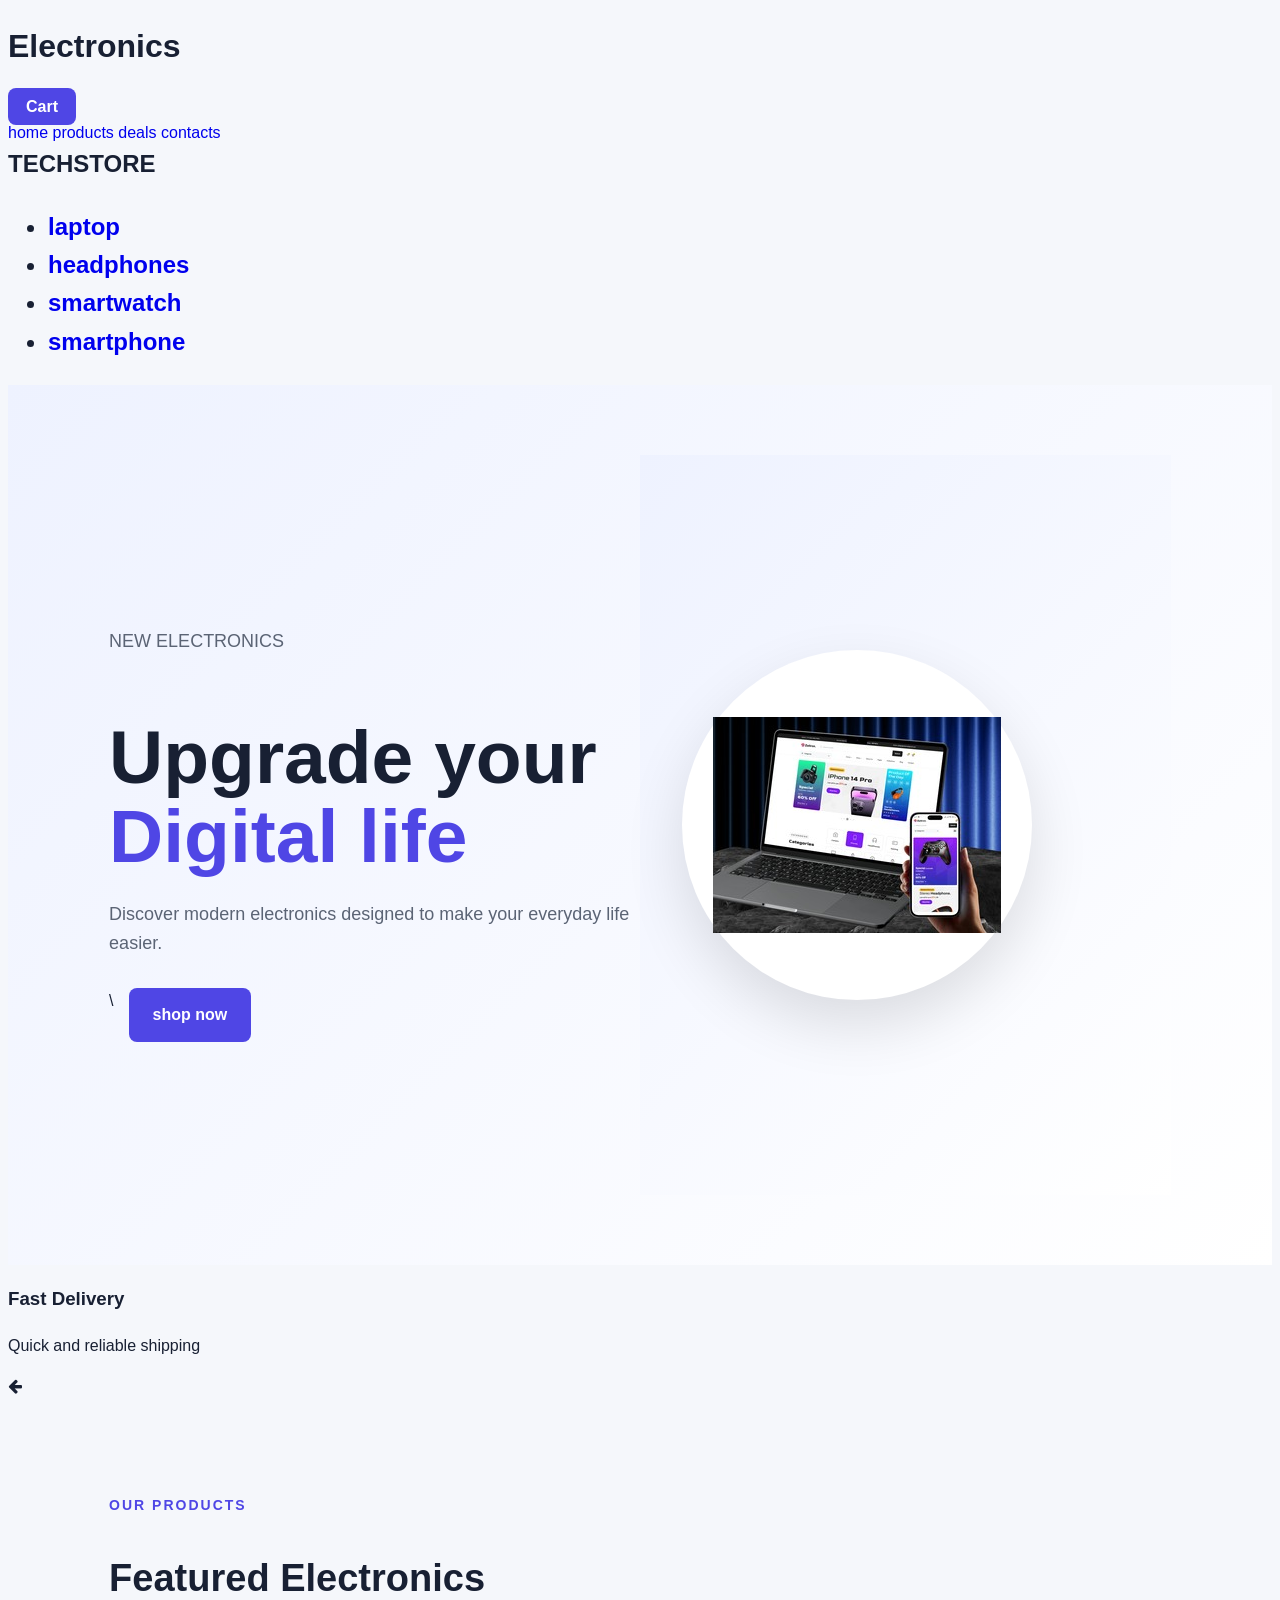
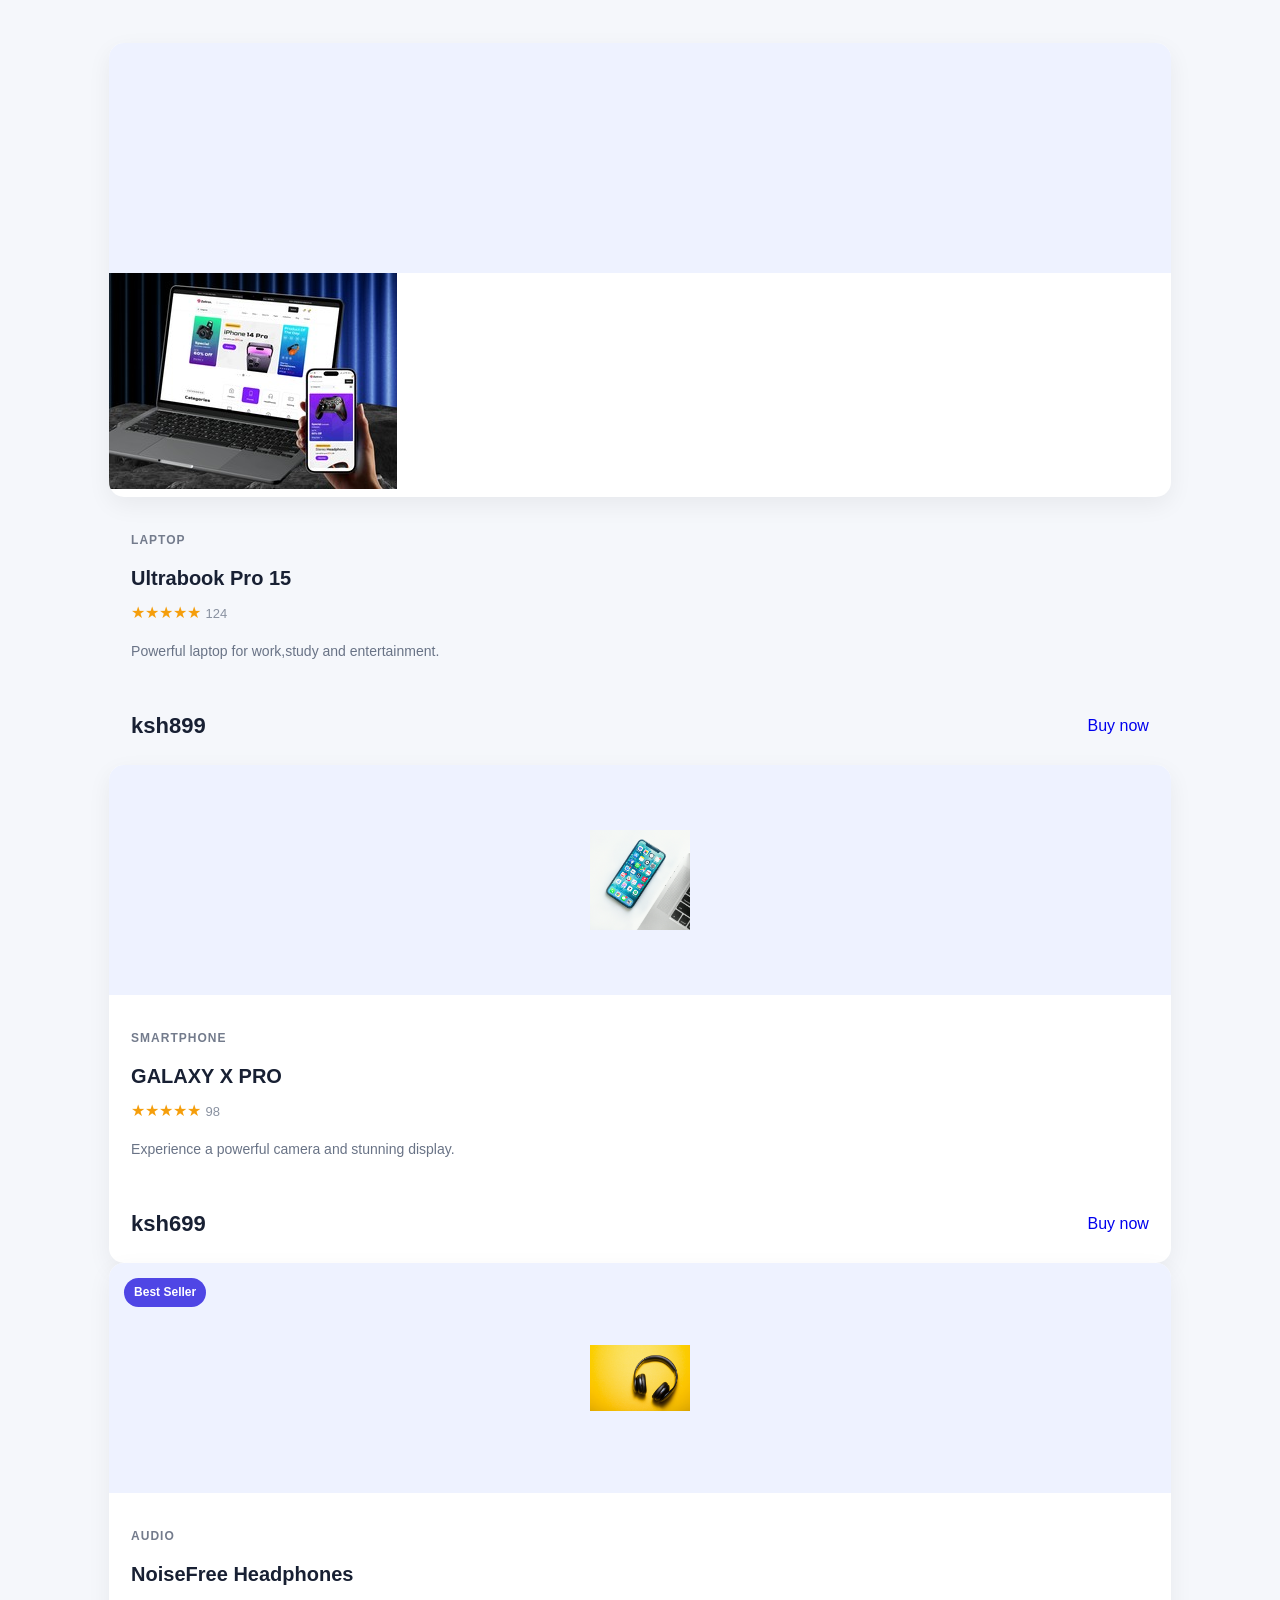
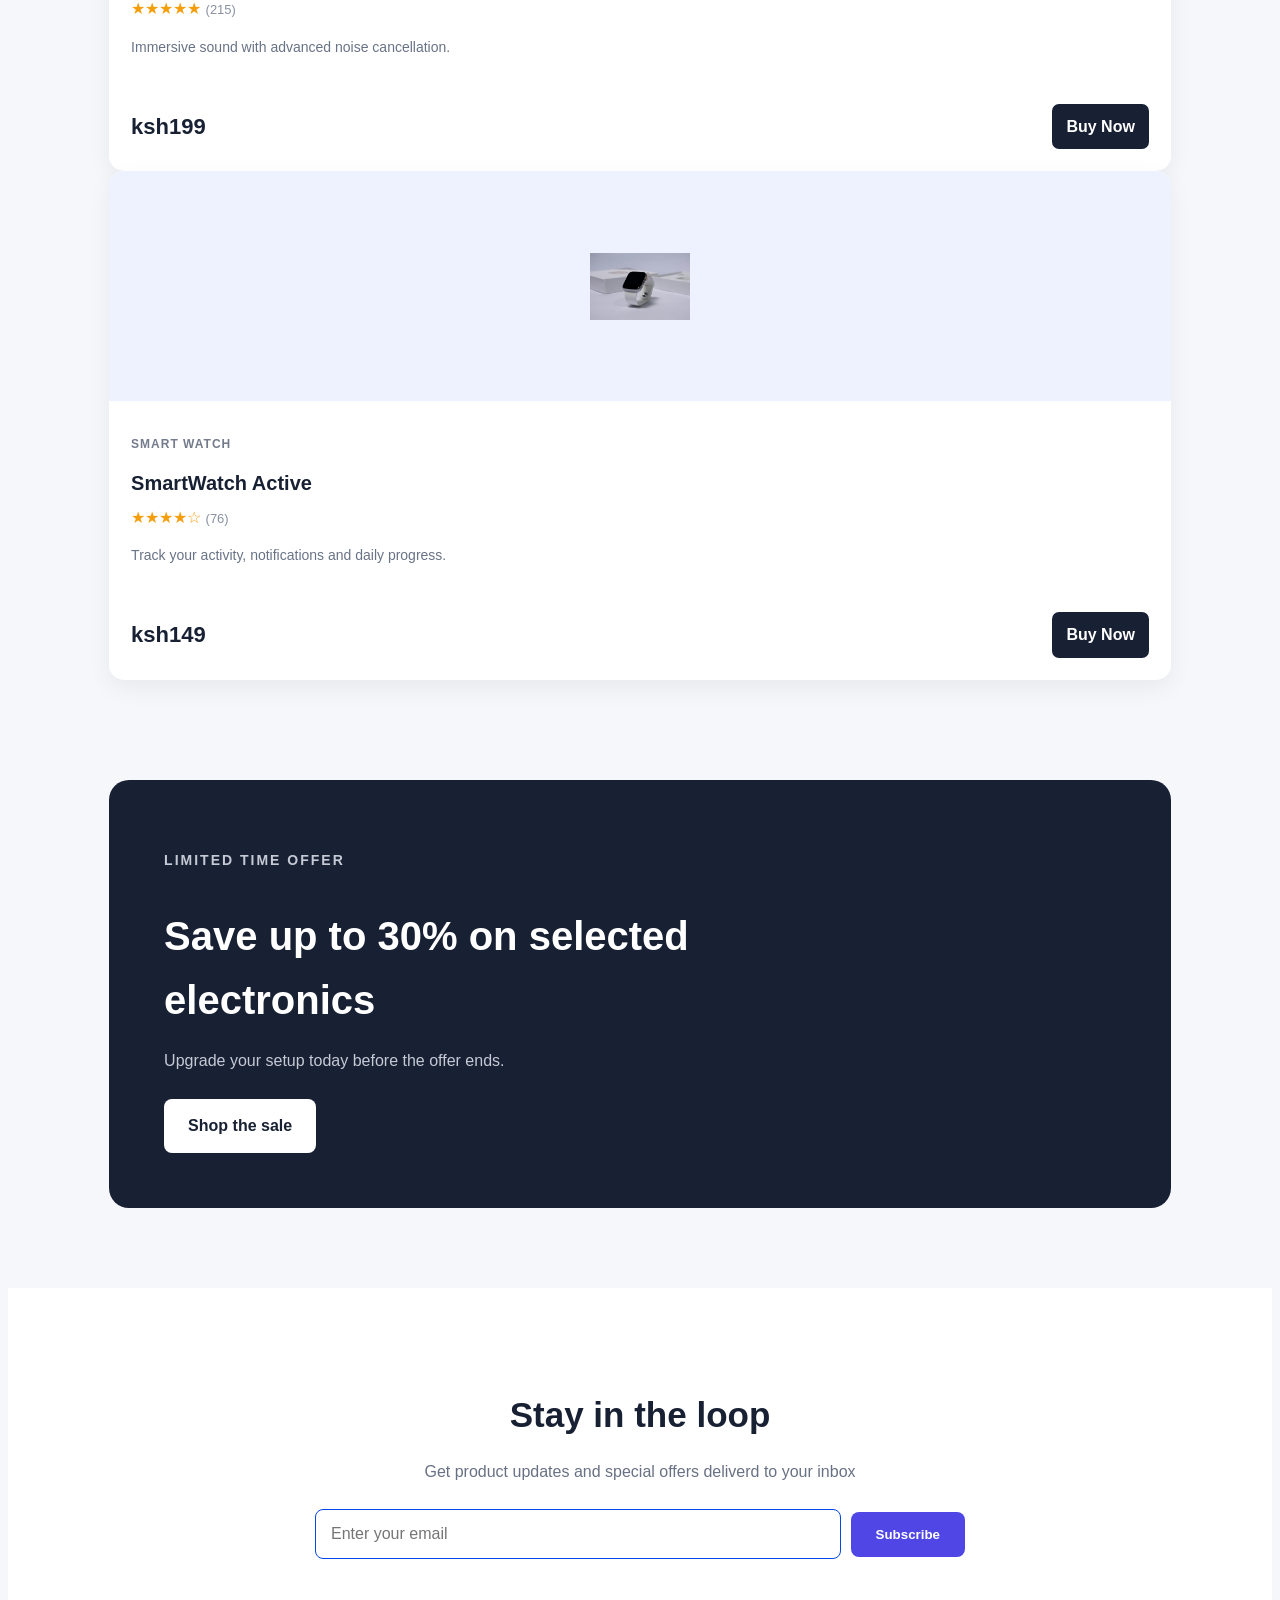
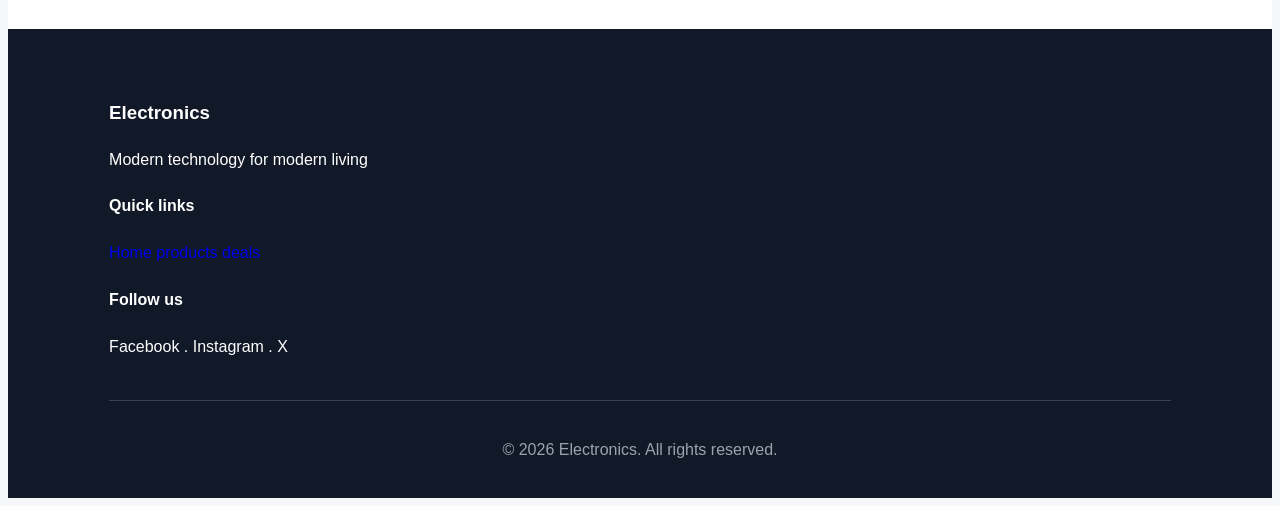
<file: index.html>
<!DOCTYPE html>
<html lang="en">

<head>
    
        
<link rel="stylesheet" href="style.css">
<link rel="stylesheet" href="https://cdnjs.cloudflare.com/ajax/libs/font-awesome/4.7.0/css/font-awesome.min.css">
</head>

<body>
    <h1>
        Electronics
    </h1>
        <a href="#products" class="cart-button">Cart</a>
        <nav>
            <a href="#home">home</a>
            <a href="#products">products</a>
            <a href="#deals">deals</a>
            <a href="#contacts">contacts</a>
        </nav>

        

        <nav>
        <div class="logo">
            TECHSTORE
         <ul>
            <li><a href="laptop.html">laptop</a></li>
            <li><a href="headphones.html">headphones</a></li>
            <li><a href="smartwatch.html">smartwatch</a></li>
            <li><a href="smartphone.html">smartphone</a></li>
         </ul>
    </nav>

    

 <main>
        <section class="hero" id="home">

            <div class="hero-content">

                <p>
                    NEW ELECTRONICS
                </p>

                <H1>
                    Upgrade your
                    <span>Digital life</span>
                </H1>

                <p>
                    Discover modern electronics designed to make
                    your everyday life easier.
                </p>

                <div class="hero-buttons">
                    \<a href="#products" class="primary-button">
                        shop now
                    </a>

                </div>
            </div>

            <div class="hero product">

                <div class="product-circle">
                    <img src="laptop.jpeg" alt="laptop">
                </div>

            </div>

        </section>

    

        <section class="BENEFITS">

            <div class="BENEFITS">

                <div>
                    <h3>Fast Delivery</h3>
                    <p>Quick and reliable shipping</p>
                </div>

            </div>

            <div class="BENEFITS">
                
                <i class="fa fa-arrow-left" aria-hidden="true"></i>



        </section>

    
        <section class="products-section" id="products">

            <div class="section-heading">

                <div>

                    <p class="small-heading">
                        OUR PRODUCTS
                    </p>

                    <h2>
                        Featured Electronics
                    </h2>

                </div>
            </div>

            <div class="product grid">

    
                <article class="product-card">
                    <div class="product-image"></div>

                     <img src="laptop.jpeg" alt="laptop">

            </div>

            <div class="product-info">

                <p class="category">
                    LAPTOP
                </p>

                <h3>
                    Ultrabook Pro 15
                </h3>

                <div class="rating">
                    ★★★★★
                    <span>124</span>
                </div>

                <p class="description">
                    Powerful laptop for work,study
                    and entertainment.
                </p>

                <div class="product-bottom">

                    <strong>
                        ksh899
                    </strong>

                    <a href="#contact" class="add button">
                        Buy now

                    </a>


                </div>

            </div>

            <article class="product-card">

                <div class="product-image">

                    <img src="smartphone.jpg" 
                    alt="smartphone">

            
                </div>

                <div class="product-info">

                    <p class="category">
                        SMARTPHONE
                    </p>

                    <h3>
                        GALAXY X PRO
                    </h3>


                    <div class="rating">

                        ★★★★★

                        <span>
                            98
                        </span>

                    </div>

                    <p class="description">
                        Experience a powerful camera
                        and stunning display.
                    </p>

                    <div class="product-bottom">
                        <strong>
                            ksh699
                        </strong>

                        <a href="#contact" class="add button">
                            Buy now
                        </a>

                    </div>

                </div>

            </article>

            <article class="product-card">

                <div class="product-image"> 
                    
                    <img src="headphones.jpg" alt="headphones">

                    <span class="badge"> 
                        Best Seller 
                    </span>

                </div>

                <div class="product-info">

                    <p class="category"> 
                        AUDIO 
                    </p>

                    <h3> 
                        NoiseFree Headphones 
                    </h3>

                    <div class="rating"> 
                        ★★★★★ 
                        <span>(215)</span>
                     </div>

                    <p class="description"> Immersive sound with advanced
                         noise cancellation. 
                     </p>

               <div class="product-bottom">

                <strong>
                 ksh199  
               </strong>

                <a href="#contact" class="add-button"> 
                     Buy Now
               </a> 

                    </div>

                </div>

            </article> 

            <article class="product-card">

                <div class="product-image"> 

                     <img src="smartwatch.jpg" alt="smartwatch">

                </div>

                <div class="product-info">

                    <p class="category"> 
                        SMART WATCH 
                    </p>

                    <h3> 
                        SmartWatch Active 
                    </h3>

                    <div class="rating">
                         
                        ★★★★☆

                        <span>
                            (76)
                        </span>

                    </div>

                    <p class="description"> 
                        Track your activity, notifications and daily progress. 
                    </p>

                    <div class="product-bottom"> 

                        <strong> 
                            ksh149 
                        </strong> 

                        <a href="#contact" class="add-button"> 
                            Buy Now
                        </a> 

                    </div>

                </div>

            </article>

            </div>

        </section>

        
        

        <section class="deal" id="deals">
                                         
        <div>

        <p class="small-heading">

            LIMITED TIME OFFER 

        </p> 

        <h2> 
            Save up to 30% on selected electronics 
        </h2> 
        <p> 

            Upgrade your setup today before the offer ends.

        </p>

        <a href="#products" class="primary-button">
            Shop the sale
        </a>

        </div>

           <div class="deal-icon">
             
            </div>

       </section>

            

             <section class="newsletter" id="contact">

             <h2>

                Stay in the loop

             </h2>

             <p>

                Get product updates and special offers
                 deliverd to your inbox

             </p>

             <form>

                   <label for="email">
                     
                    Email Address

                   </label>

                   <input 

                   type="email"

                   id="email"

                   name="email"

                   placeholder="Enter your email"

                   required

                   >

                   <button type="submit">

                    Subscribe

                </button>

           </form>

    </section>

  </main>

            

            <footer>

                <div class="footer-content">

                </div>

                <h3>

                    Electronics

                </h3>

                <p>

                 Modern technology for modern living

                </p>

            </div>

            <div>

                <h4>

                    Quick links

                </h4>

                <a href="#Home">

                    Home

                </a>
                 
                <a href="#products">

                    products

                </a>
                 
                <a href="#Deals">

                    deals

                </a>

            </div>

            <div>

            <h4>

                Follow us

            </h4>

            <p>

             Facebook . Instagram . X

            </p>

       </div>

   </div>
       <div class="copyright">
             <p> 

    © 2026 Electronics. All rights reserved.

            </p>
   </div>

 </footer>

</body>

</html>
</file>
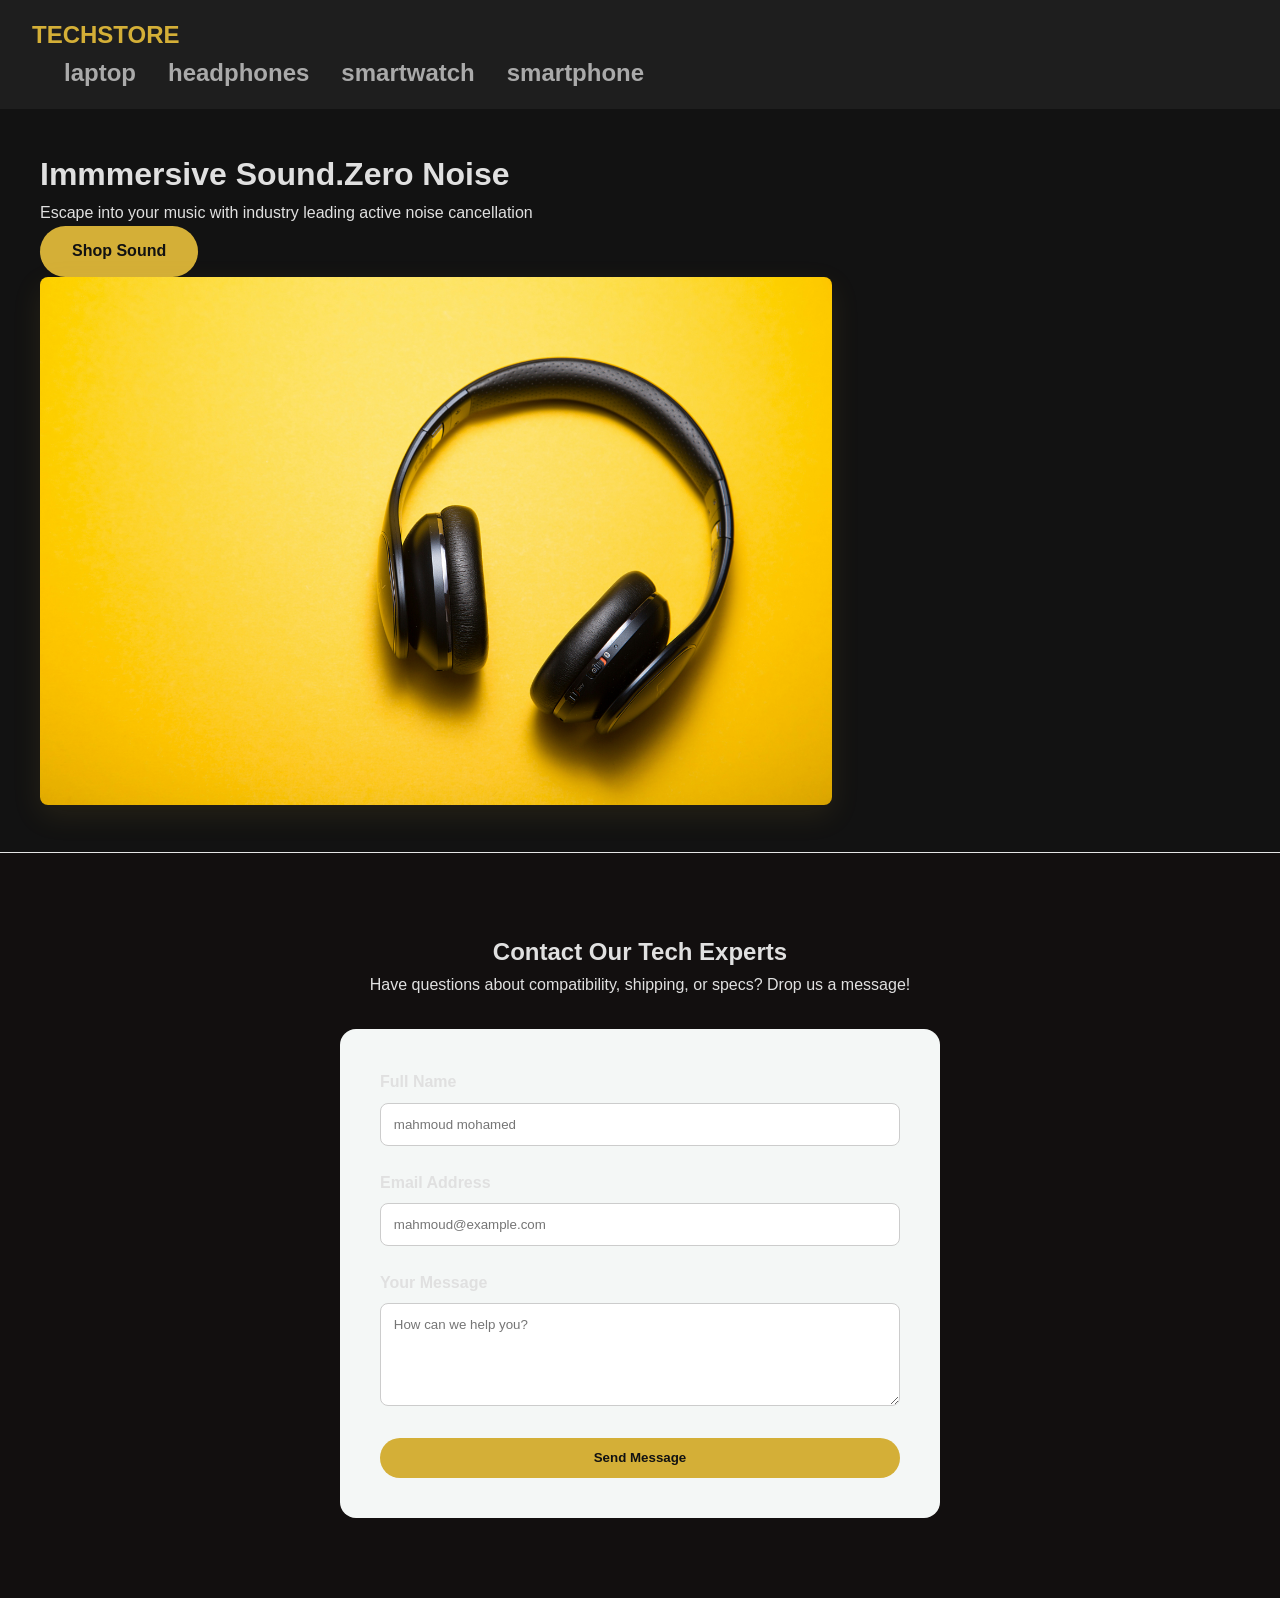
<file: headphones.html>
<!DOCTYPE html>
<html lang="en">
<head>
    <meta charset="UTF-8">
    <meta name="viewport" content="width=device-width, initial-scale=1.0">
    <title>TECHSTORE headphones</title>
    <link rel="stylesheet" href="headphones.css">
</head>
<body>
    <nav>
        <div class="logo">
            TECHSTORE
         <ul>
            <li><a href="laptop.html">laptop</a></li>
            <li><a href="headphones.html">headphones</a></li>
            <li><a href="smartwatch.html">smartwatch</a></li>
            <li><a href="smartphone.html">smartphone</a></li>
         </ul>
    </nav>
    <main class="hero">
        <div>
            <h1>Immmersive Sound.Zero Noise</h1>
            <p>Escape into your music with industry leading active noise cancellation</p>
            <a href="#" class="btn">Shop Sound</a>
            <div class="hero-image"> 
            <img src="headphones.jpg" alt="headphones">
        </div>
        
    </div><br>

              </main>

    
         <section class="contact-section">
            <div class="contact-container">
                <h2>Contact Our Tech Experts</h2>
                <p>Have questions about compatibility, shipping, or specs? Drop us a message!</p>

                <form class="contact-form">
                    <div class="form-group">
                        <label for="name">Full Name</label>
                        <input type="text" id="name" name="name" placeholder="mahmoud mohamed" required>
                    </div>

                    <div class="form-group">
                        <label for="email">Email Address</label>
                        <input type="email" id="email" name="_replyto" placeholder="mahmoud@example.com" required>
                    </div>

                    <div class="form-group">
                        <label for="message">Your Message</label>
                        <textarea id="message" name="message" rows="5" placeholder="How can we help you?"
                            required></textarea>
                    </div>

                    <button type="submit" class="btn submit-btn">Send Message</button>
                </form>
            </div>
        </section>


    
</body>
</html>
</file>
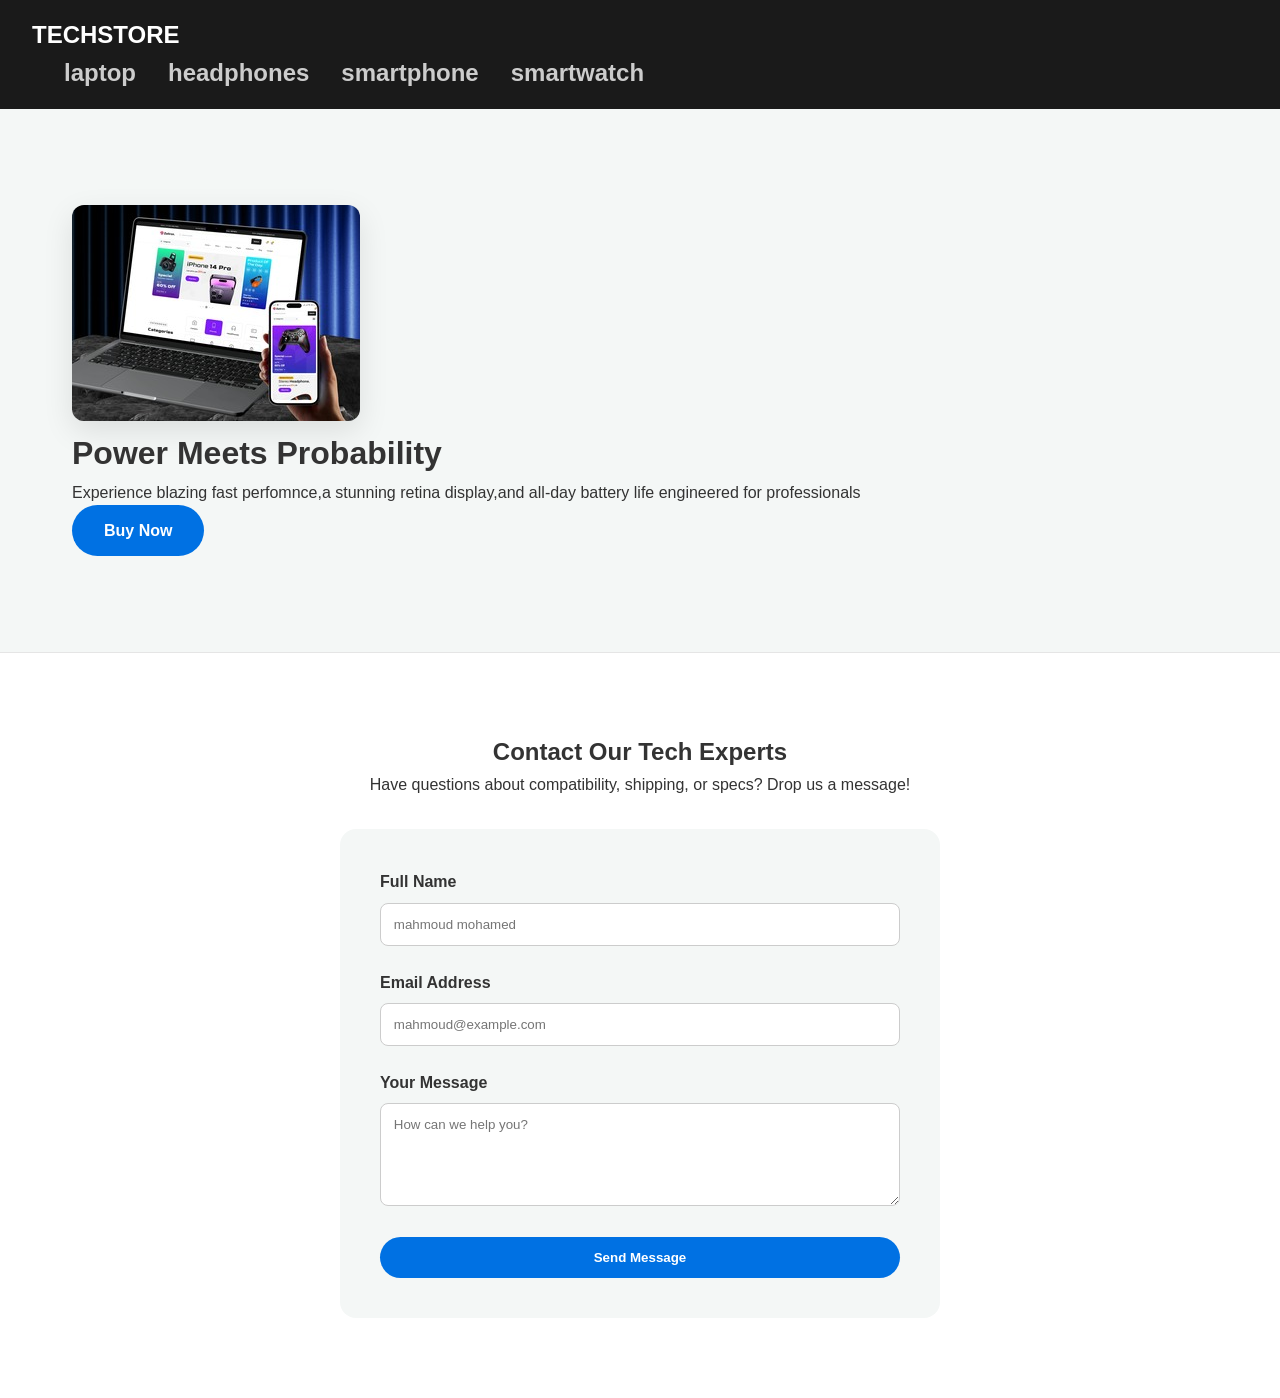
<file: laptop.html>
<!DOCTYPE html>
<html lang="en">

<head>
    <meta charset="UTF-8">
    <meta name="viewport" content="width=device-width, initial-scale=1.0">
    <title>TECHSTORE pro-laptop</title>
    <link rel="stylesheet" href="laptop.css">
</head>

<body>
    <nav>
        <div class="logo">
            TECHSTORE
            <ul>
                <li><a href="laptop.html" class="Active">laptop</a></li>
                <li><a href="headphones.html">headphones</a></li>
                <li><a href="smartphone.html">smartphone</a></li>
                <li><a href="smartwatch.html">smartwatch</a></li>
            </ul>
    </nav>
    <main class="hero">
        <div>
             <div class="hero-image">
            <img src="laptop.jpeg" alt="laptop">
            <h1>
                Power Meets Probability
            </h1>
            <p>Experience blazing fast perfomnce,a stunning
                retina display,and all-day battery life engineered for professionals
            </p>
            <a href="#" class="btn">Buy Now</a>

      </div>
       

        </div>
   
            </main>

        <section class="contact-section">
            <div class="contact-container">
                <h2>Contact Our Tech Experts</h2>
                <p>Have questions about compatibility, shipping, or specs? Drop us a message!</p>

                <form class="contact-form">
                    <div class="form-group">
                        <label for="name">Full Name</label>
                        <input type="text" id="name" name="name" placeholder="mahmoud mohamed" required>
                    </div>

                    <div class="form-group">
                        <label for="email">Email Address</label>
                        <input type="email" id="email" name="_replyto" placeholder="mahmoud@example.com" required>
                    </div>

                    <div class="form-group">
                        <label for="message">Your Message</label>
                        <textarea id="message" name="message" rows="5" placeholder="How can we help you?"
                            required></textarea>
                    </div>

                    <button type="submit" class="btn submit-btn">Send Message</button>
                </form>
            </div>
        </section>

    

</body>

</html>
</file>
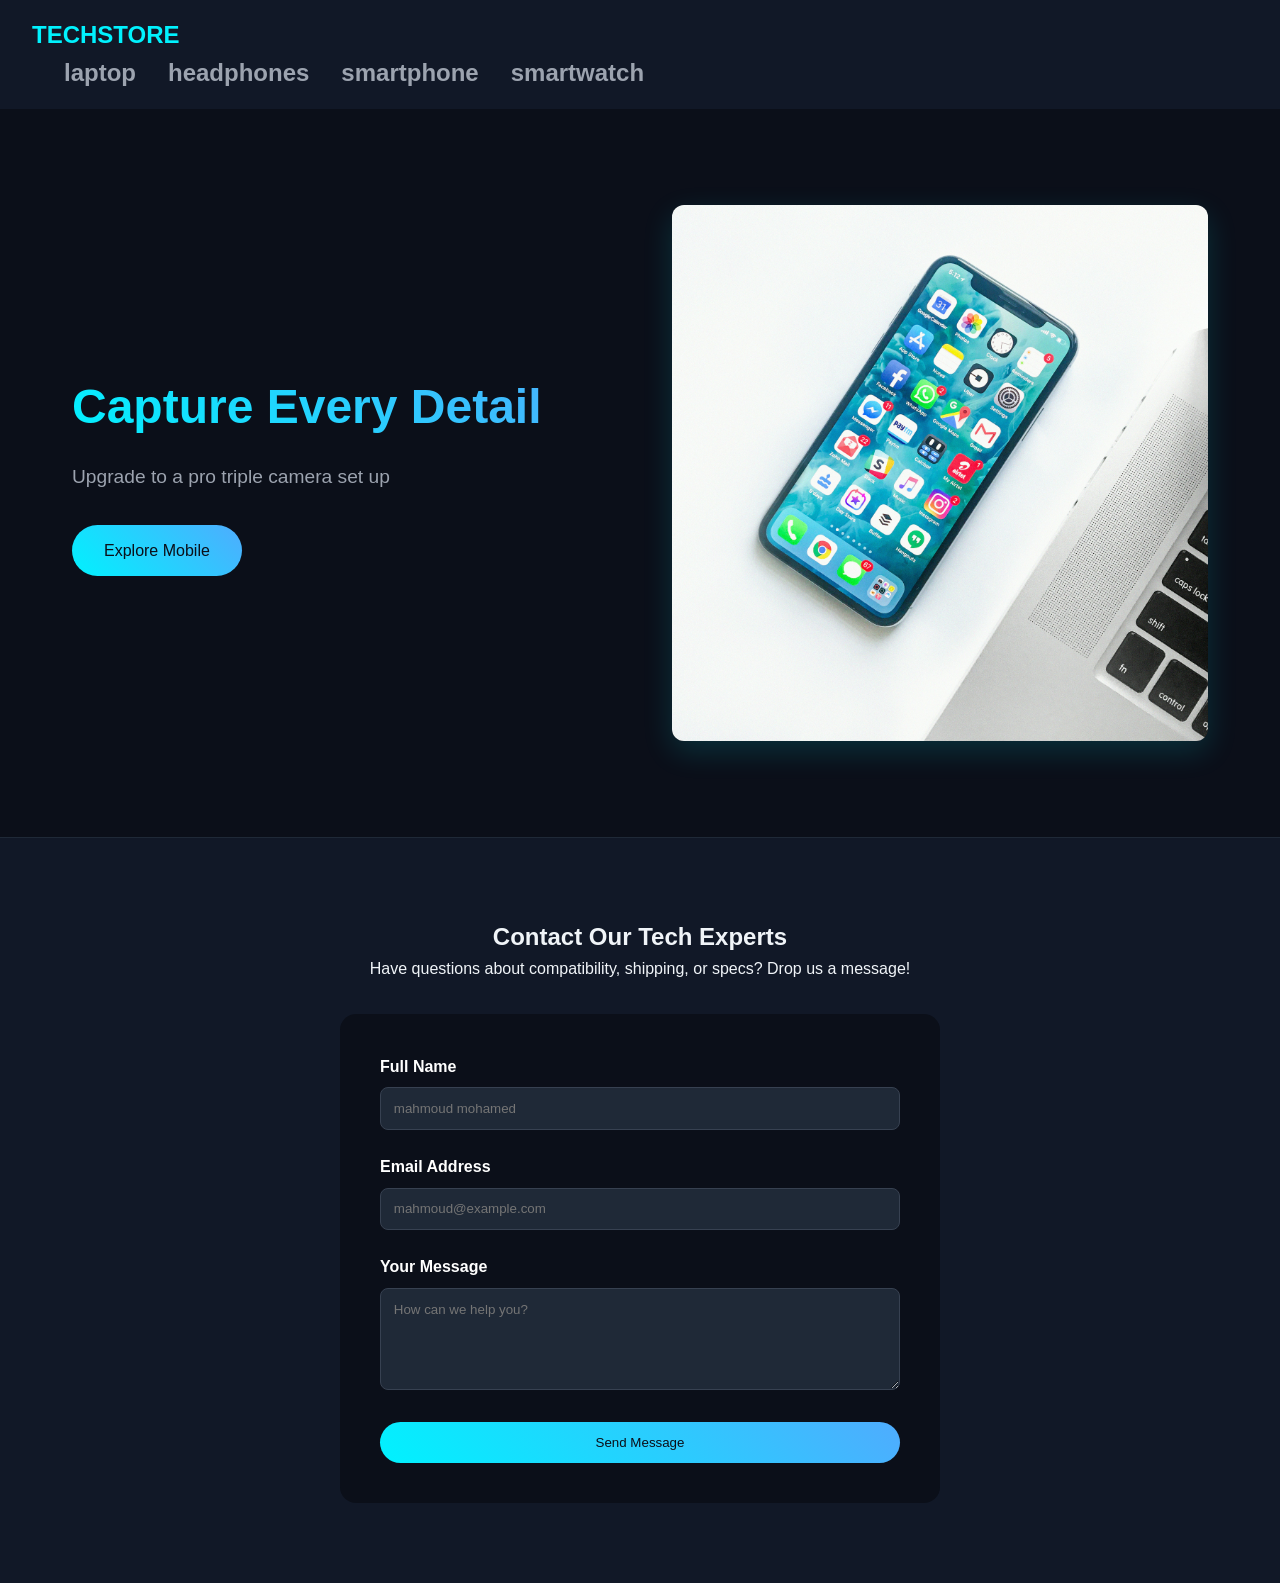
<file: smartphone.html>
<!DOCTYPE html>
<html lang="en">
<head>
    <meta charset="UTF-8">
    <meta name="viewport" content="width=device-width, initial-scale=1.0">
    <title>Smartphone</title>
    <link rel="stylesheet" href="smartphone.css">
</head>
<body>
    <nav>
        <div class="logo">
            TECHSTORE
        <ul>
            <li><a href="laptop.html">laptop</a></li>
            <li><a href="headphones.html">headphones</a></li>
            <li><a href="smartphone.html">smartphone</a></li>
            <li><a href="smartwatch.html">smartwatch</a></li>
        </ul>
    </nav>
    <main class="hero">
        <div class="hero-text">
            <h1>Capture Every Detail</h1>
            <p>Upgrade to a pro triple camera set up</p>
            <a href="#" class="btn">Explore Mobile</a>
        </div>

        <div class="hero-image">
            <img src="smartphone.jpg" alt="smartphone">

        </div>
    </main>
     <section class="contact-section">
            <div class="contact-container">
                <h2>Contact Our Tech Experts</h2>
                <p>Have questions about compatibility, shipping, or specs? Drop us a message!</p>

                <form class="contact-form">
                    <div class="form-group">
                        <label for="name">Full Name</label>
                        <input type="text" id="name" name="name" placeholder="mahmoud mohamed" required>
                    </div>

                    <div class="form-group">
                        <label for="email">Email Address</label>
                        <input type="email" id="email" name="_replyto" placeholder="mahmoud@example.com" required>
                    </div>

                    <div class="form-group">
                        <label for="message">Your Message</label>
                        <textarea id="message" name="message" rows="5" placeholder="How can we help you?"
                            required></textarea>
                    </div>

                    <button type="submit" class="btn submit-btn">Send Message</button>
                </form>
            </div>
        </section>
    
</body>
</html>
</file>
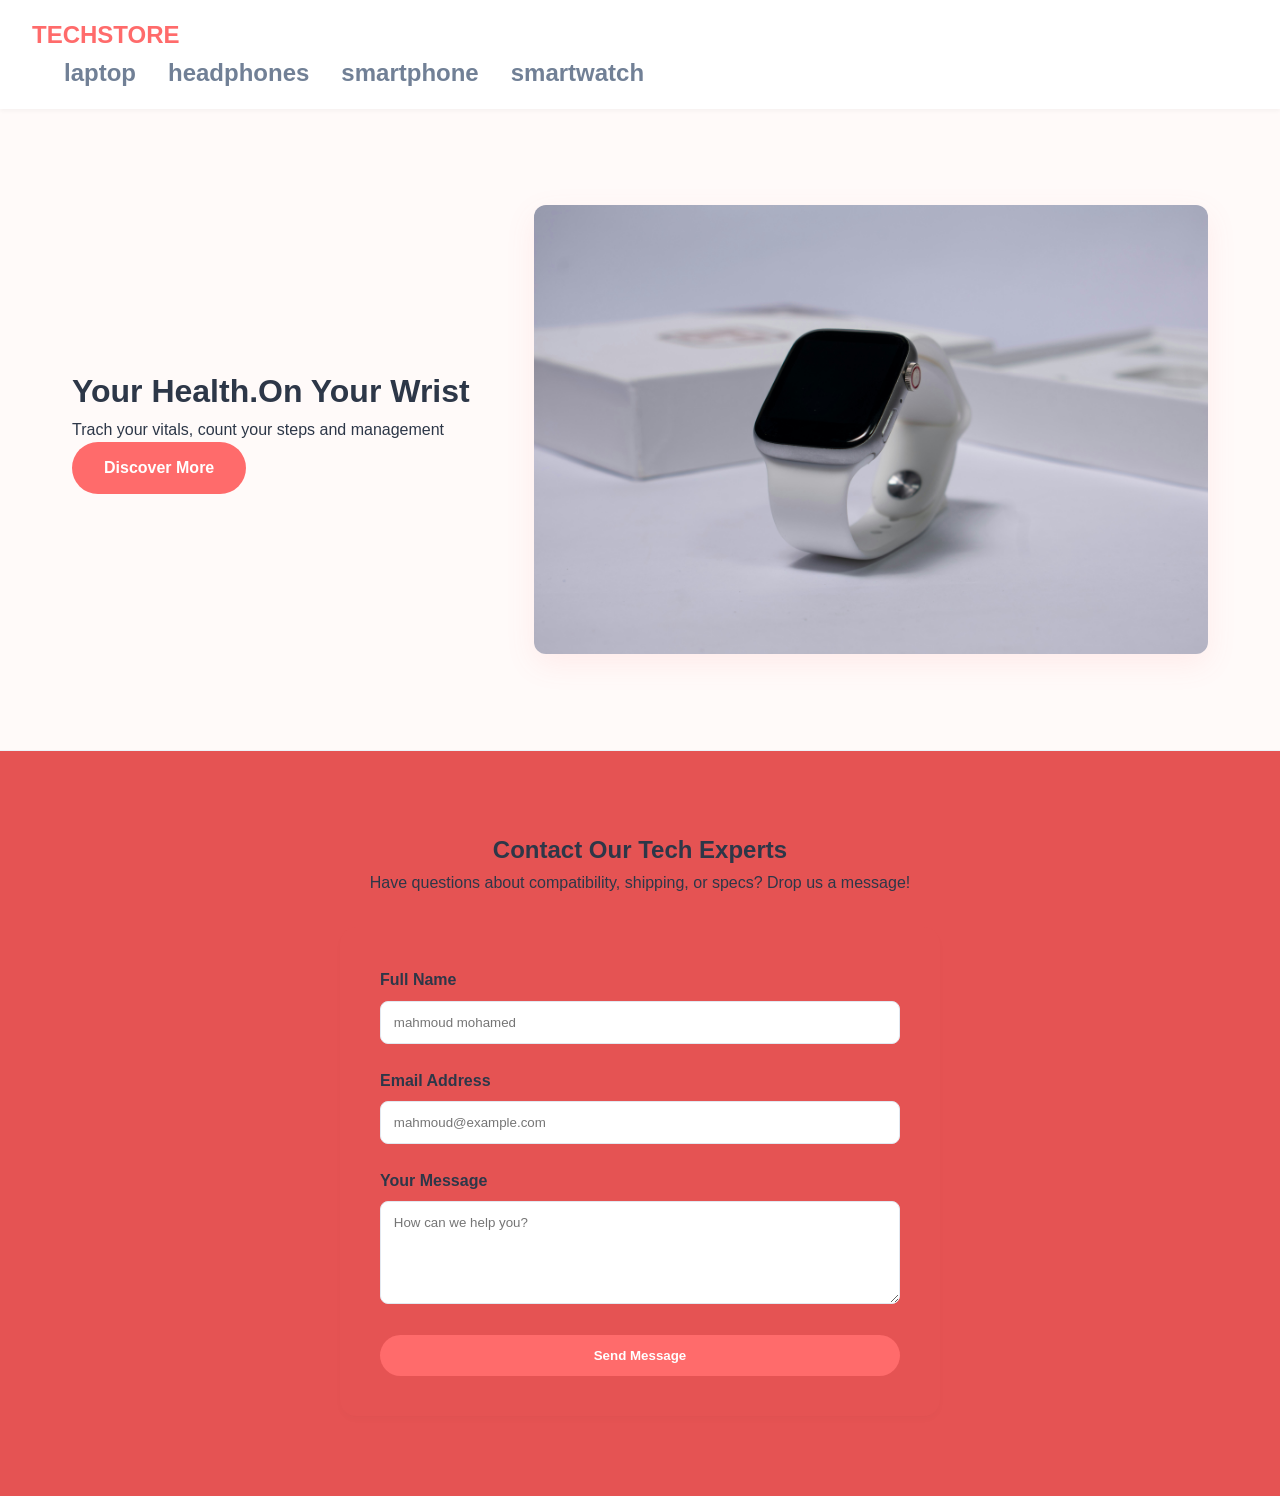
<file: smartwatch.html>
<!DOCTYPE html>
<html lang="en">

<head>
    <meta charset="UTF-8">
    <meta name="viewport" content="width=device-width, initial-scale=1.0">
    <title>TECHSTORE smartwatch</title>
    <link rel="stylesheet" href="smartwatch.css">
</head>

<body>
    <nav>
        <div class="logo">
            TECHSTORE
            <ul>
                <li><a href="laptop.html">laptop</a></li>
                <li><a href="headphones.html">headphones</a></li>
                <li><a href="smartphone.html">smartphone</a></li>
                <li><a href="smartwatch.html" class="Active">smartwatch</a></li>
            </ul>
    </nav>
    <main class="hero">
        <div>
            <h1>Your Health.On Your Wrist</h1>
            <p>Trach your vitals, count your steps and management</p>
            <a href="#" class="btn">Discover More</a>
        </div>
        <div class="hero-image">
            <img src="smartwatch.jpg" alt="smartwatch">

        </div>

    </main>
    <section class="contact-section">
        <div class="contact-container">
            <h2>Contact Our Tech Experts</h2>
            <p>Have questions about compatibility, shipping, or specs? Drop us a message!</p>

            <form class="contact-form">
                <div class="form-group">
                    <label for="name">Full Name</label>
                    <input type="text" id="name" name="name" placeholder="mahmoud mohamed" required>
                </div>

                <div class="form-group">
                    <label for="email">Email Address</label>
                    <input type="email" id="email" name="_replyto" placeholder="mahmoud@example.com" required>
                </div>

                <div class="form-group">
                    <label for="message">Your Message</label>
                    <textarea id="message" name="message" rows="5" placeholder="How can we help you?"
                        required></textarea>
                </div>

                <button type="submit" class="btn submit-btn">Send Message</button>
            </form>
        </div>
    </section>

</body>

</html>
</file>
<file: style.css>
css * {
  margin: 0;
  padding: 0;
  box-sizing: border-box;
}
html {
  scroll-behavior: smooth;
}
body {
  font-family: Arial, sans-serif;
  background: #f5f7fb;
  color: #182033;
  line-height: 1.6;
}
a {
  text-decoration: none;
}
.header {
  display: flex;
  justify-content: space-between;
  align-items: center;

  padding: 20px 7%;

  background: white;

  position: sticky;
  top: 0;
}
.logo {
  font-size: 24px;
  font-weight: bold;
}
.nav {
  display: flex;
  gap: 30px;
}
.nav a {
  color: #182033;
  font-weight: bold;
}
.nav a:hover {
  color: #4f46e5;
}
.cart-button {
  background: #4f46e5;
  color: white;

  padding: 10px 18px;

  border-radius: 8px;

  font-weight: bold;
}
.cart-button:hover {
  background: #3730a3;
}
.hero {
  min-height: 600px;

  display: grid;

  grid-template-columns: 1fr 1fr;

  align-items: center;

  padding: 70px 8%;

  background: linear-gradient(135deg, #eef2ff, #ffffff);
}
.hero-content {
  max-width: 600px;
}
.small-heading {
  color: #4f46e5;

  font-size: 14px;

  font-weight: bold;

  letter-spacing: 2px;

  margin-bottom: 12px;
}
.hero h1 {
  font-size: clamp(45px, 6vw, 75px);

  line-height: 1.05;

  margin-bottom: 25px;
}
.hero h1 span {
  color: #4f46e5;
}
.hero p {
  font-size: 18px;

  color: #5b6475;

  margin-bottom: 30px;
}
.hero-buttons {
  display: flex;

  gap: 15px;
}
.primary-button,
.secondary-button {
  display: inline-block;

  padding: 14px 24px;

  border-radius: 8px;

  font-weight: bold;
}
.primary-button {
  background: #4f46e5;

  color: white;
}
.secondary-button {
  border: 2px solid #4f46e5;

  color: #4f46e5;
}
.primary-button:hover {
  background: #3730a3;

  transform: translateY(-3px);
}
.secondary-button:hover {
  background: #4f46e5;

  color: white;
}
.hero-product {
  display: flex;

  justify-content: center;
}
.product-circle {
  width: 350px;
  height: 350px;

  border-radius: 50%;

  display: flex;

  justify-content: center;

  align-items: center;

  font-size: 150px;

  background: white;

  box-shadow: 0 25px 60px rgba(0, 0, 0, 0.12);

  transition: transform 0.4s;
}
.product-circle:hover {
  transform: scale(1.05) rotate(3deg);
}
.benefits {
  display: grid;

  grid-template-columns: repeat(3, 1fr);

  gap: 20px;

  padding: 35px 8%;

  background: white;
}
.benefit {
  display: flex;

  align-items: center;

  gap: 15px;
}
.benefit span {
  font-size: 30px;
}
.benefit h3 {
  font-size: 17px;
}
.benefit p {
  color: #687184;

  font-size: 14px;
}
.products-section {
  padding: 80px 8%;
}
.section-heading {
  margin-bottom: 35px;
}
.section-heading h2 {
  font-size: 38px;
}
.product-grid {
  display: grid;

  grid-template-columns: repeat(4, 1fr);

  gap: 25px;
}
.product-image img {
  max-width: 100px;
  max-height: 100px;
}
.product-card {
  background: white;

  border-radius: 15px;

  overflow: hidden;

  box-shadow: 0 8px 25px rgba(0, 0, 0, 0.06);

  transition:
    transform 0.3s,
    box-shadow 0.3s;
}
.product-card:hover {
  transform: translateY(-8px);

  box-shadow: 0 15px 35px rgba(0, 0, 0, 0.12);
}
.product-image {
  height: 230px;

  display: flex;

  justify-content: center;

  align-items: center;

  position: relative;

  background: #eef2ff;

  font-size: 100px;
}
.badge {
  position: absolute;

  top: 15px;
  left: 15px;

  padding: 5px 10px;

  border-radius: 20px;

  background: #4f46e5;

  color: white;

  font-size: 12px;

  font-weight: bold;
}
.badge.sale {
  background: #e11d48;
}
.product-info {
  padding: 22px;
}
.category {
  color: #737b8c;

  font-size: 12px;

  font-weight: bold;

  letter-spacing: 1px;
}
.product-info h3 {
  font-size: 20px;

  margin: 6px 0;
}
.rating {
  color: #f59e0b;

  margin-bottom: 12px;
}
.rating span {
  color: #8991a0;

  font-size: 13px;
}
.description {
  color: #697386;

  font-size: 14px;

  min-height: 48px;
}
.product-bottom {
  display: flex;

  justify-content: space-between;

  align-items: center;

  margin-top: 20px;
}
.product-bottom strong {
  font-size: 22px;
}
.add-button {
  background: #182033;

  color: white;

  padding: 10px 14px;

  border-radius: 7px;

  font-weight: bold;
}
.add-button:hover {
  background: #4f46e5;
}
.deal {
  margin: 20px 8% 80px;

  padding: 55px;

  border-radius: 20px;

  display: flex;

  justify-content: space-between;

  align-items: center;

  background: #182033;

  color: white;
}
.deal h2 {
  font-size: 40px;

  max-width: 650px;

  margin-bottom: 15px;
}
.deal p {
  color: #c5cad5;

  margin-bottom: 25px;
}
.deal .primary-button {
  background: white;

  color: #182033;
}
.deal-icon {
  font-size: 120px;
}
.newsletter {
  text-align: center;

  padding: 70px 20px;

  background: white;
}
.newsletter h2 {
  font-size: 35px;

  margin-bottom: 10px;
}

.newsletter p {
  color: #687184;

  margin-bottom: 25px;
}

.newsletter form {
  display: flex;

  justify-content: center;

  align-items: center;

  gap: 10px;

  max-width: 650px;

  margin: auto;
}

.newsletter label {
  position: absolute;

  width: 1px;
  height: 1px;

  overflow: hidden;
}

.newsletter input {
  flex: 1;

  padding: 15px;

  border: 1px solid #0247e8;

  border-radius: 8px;

  font-size: 16px;

  outline: #4f46e5;
}

.newsletter input:focus {
  border-color: #4f46e5;

  box-shadow: 0 0 0 3px #e0e7ff;
}

.newsletter button {
  padding: 15px 25px;

  border: none;

  border-radius: 8px;

  background: #4f46e5;

  color: white;

  font-weight: bold;

  cursor: pointer;
}

.newsletter button:hover {
  background: #3730a3;
}
footer {
  background: #111827;

  color: white;

  padding: 50px 8% 20px;
}
.footer-content {
  display: grid;

  grid-template-columns: 2fr 1fr 1fr;

  gap: 40px;
}
.footer-content h3 {
  font-size: 25px;

  margin-bottom: 10px;
}
.footer-content h4 {
  margin-bottom: 10px;
}
.footer-content p {
  color: #aeb6c5;
}
.footer-content a {
  display: block;

  color: #aeb6c5;

  margin-bottom: 5px;
}
.footer-content a:hover {
  color: white;
}
.copyright {
  text-align: center;

  border-top: 1px solid #374151;

  margin-top: 40px;

  padding-top: 20px;

  color: #9ca3af;
}
@media (max-width: 700px) {
  .header {
    flex-wrap: wrap;

    gap: 15px;
  }
  .nav {
    order: 3;

    width: 100%;

    justify-content: center;

    gap: 15px;

    font-size: 14px;
  }
  .benefits {
    grid-template-columns: 1fr;
  }
  .product-grid {
    grid-template-columns: 1fr;
  }
  .hero {
    padding: 50px 6%;
  }
  .product-circle {
    display: flex;
    justify-content: center;
    align-items: center;
    width: 350px;
    height: 350px;
  }
  .product-circle img {
    width: 250px;
    height: 250px;
    object-fit: contain;
  }
  .deal {
    flex-direction: column;

    text-align: center;

    padding: 40px 25px;
  }
  .deal h2 {
    font-size: 30px;
  }
  .deal-icon {
    margin-top: 20px;
  }
  .newsletter form {
    flex-direction: column;

    width: 100%;
  }
  .newsletter input,
  .newsletter button {
    width: 100%;
  }
  .footer-content {
    grid-template-columns: 1fr;
  }
}
</file>
<file: headphones.css>
* {
  margin: 0;
  padding: 0;
  box-sizing: border-box;
  font-family: "Segoe UI", sans-serif;
}
html {
  scroll-behavior: smooth;
}
body {
  background-color: #121212;
  color: #e0e0e0;
  line-height: 1.6;
  overflow-x: hidden;
}
nav {
  background-color: #1e1e1e;
  padding: 1rem 2rem;
  display: flex;
  justify-content: space-between;
  align-items: center;
  position: sticky;
  top: 0;
  z-index: 1000;
}
nav .logo {
  color: #d4af37;
  font-size: 1.5rem;
  font-weight: bold;
}
nav ul {
  display: flex;
  list-style: none;
}
nav ul li {
  margin-left: 2rem;
}
nav ul li a {
  color: #aaa;
  text-decoration: none;
  transition: color 0.3s;
}
nav ul li a.active {
  color: #d4af37;
  font-weight: 600;
}
.hero {
   display: grid;
    grid-template-columns:  minmax(0, 1.7fr) minmax(320px, 0.8fr);
    gap: 35px;
    max-width: 1400px;
    margin: 0 auto;
    padding: 40px;
    align-items: start;
}
.hero-text h1 {
  font-size: 3rem;
  margin-bottom: 1rem;
  color: #fff;
}
.hero-text p {
  font-size: 1.2rem;
  color: #aaa;
  margin-bottom: 2rem;
}
.hero-image {
  flex: 1;
  display: block;
  justify-content: center;
  animation: fadeIn 1s ease-out;
}
.hero-image img {
  max-width: 100%;
  width: 100%;
  height: auto;
  border-radius: 8px;
  box-shadow: 0 10px 30px rgba(212, 175, 55, 0.1);
  transition: transform 0.3s;
}
.hero-image img:hover {
  transform: scale(1.02);
}
.btn-container {
  display: flex;
  gap: 1rem;
}
.btn {
  display: inline-block;
  background-color: #d4af37;
  color: #121212;
  padding: 0.8rem 2rem;
  text-decoration: none;
  border-radius: 30px;
  font-weight: 600;
  border: none;
  transition: all 0.3s;
}
.btn:hover {
  background-color: #aa8c2c;
  transform: translateY(-2px);
  box-shadow: 0 5px 15px rgba(212, 175, 55, 0.3);
}
.btn-secondary {
  display: inline-block;
  background-color: transparent;
  color: #d4af37;
  padding: 0.8rem 2rem;
  text-decoration: none;
  border: 2px solid #d4af37;
  border-radius: 30px;
  font-weight: 600;
  transition: all 0.3s;
}
.btn-secondary:hover {
  background-color: #d4af37;
  color: #121212;
}
.contact-section {
  background-color: #120e0ecc;
  padding: 5rem 2rem;
  border-top: 1px solid #e5e5e5;
  position: relative;
  margin: 0;
  box-sizing: border-box;
  width: 100%;
  min-width: 0;
}
.contact-container {
  max-width: 600px;
  margin: 0 auto;
  text-align: center;
}
.contact-form {
  text-align: left;
  background-color: #f4f7f6;
  padding: 2.5rem;
  border-radius: 16px;
  margin-top: 2rem;
}
.form-group {
  margin-bottom: 1.5rem;
}
.form-group label {
  display: block;
  font-weight: 600;
  margin-bottom: 0.5rem;
}
.form-group input,
.form-group textarea {
  width: 100%;
  padding: 0.8rem;
  border: 1px solid #ccc;
  border-radius: 8px;
}
.form-group input:focus,
.form-group textarea:focus {
  outline: none;
  border-color: #0071e3;
}
.submit-btn {
  width: 100%;
  cursor: pointer;
}
@keyframes fadeIn {
  from {
    opacity: 0;
  }
  to {
    opacity: 1;
  }
}
@media (max-width: 768px) {
  .hero {
    flex-direction: column;
    text-align: center;
  }
  nav ul {
    display: none;
  }
  .btn-container {
    flex-direction: column;
  }
}
</file>
<file: laptop.css>
* {
  margin: 0;
  padding: 0;
  box-sizing: border-box;
  font-family: "Segoe UI", sans-serif;
}
html {
  scroll-behavior: smooth;
}
body {
  background-color: #f4f7f6;
  color: #333;
  line-height: 1.6;
  overflow-x: hidden;
}
nav {
  background-color: #1a1a1a;
  padding: 1rem 2rem;
  display: flex;
  justify-content: space-between;
  align-items: center;
  position: sticky;
  top: 0;
  z-index: 1000;
}
nav .logo {
  color: #fff;
  font-size: 1.5rem;
  font-weight: bold;
}
nav ul {
  display: flex;
  list-style: none;
}
nav ul li {
  margin-left: 2rem;
}
nav ul li a {
  color: #ccc;
  text-decoration: none;
  transition: color 0.3s;
}
nav ul li a.active {
  color: #0071e3;
  font-weight: 600;
}
.hero {
  max-width: 1200px;
  margin: 4rem auto;
  padding: 2rem;
  display: flex;
  align-items: center;
  justify-content: space-between;
  gap: 4rem;
  min-width: 0;
}
.hero-text {
  flex: 1;
  animation: slideIn 0.8s ease-out;
}
.hero-text h1 {
  font-size: 3rem;
  margin-bottom: 1rem;
  color: #111;
}
.hero-text p {
  font-size: 1.2rem;
  color: #666;
  margin-bottom: 2rem;
}
.hero-image {
  flex: 1;
  display: block;
   width: 100%;
    max-width: 100%;
    height: auto;
    object-fit: cover;
  justify-content: center;
  animation: fadeIn 1s ease-out;
}
.hero-image img {
  max-width: 100%;
  height: auto;
  border-radius: 12px;
  box-shadow: 0 10px 30px rgba(0, 0, 0, 0.1);
  transition: transform 0.3s;
}
.hero-image img:hover {
  transform: scale(1.02);
}
.btn-container {
  display: flex;
  gap: 1rem;
}
.btn {
  display: inline-block;
  background-color: #0071e3;
  color: #fff;
  padding: 0.8rem 2rem;
  text-decoration: none;
  border-radius: 30px;
  font-weight: 600;
  border: none;
  transition: all 0.3s;
}
.btn:hover {
  background-color: #005bb5;
  transform: translateY(-2px);
  box-shadow: 0 5px 15px rgba(0, 113, 227, 0.3);
}
.contact-section {
  background-color: #fff;
  padding: 5rem 2rem;
  border-top: 1px solid #e5e5e5;
  position: relative;
  margin: 0;
  box-sizing: border-box;
  width: 100%;
  min-width: 0;
}
.contact-container {
  max-width: 600px;
  margin: 0 auto;
  text-align: center;
}
.contact-form {
  text-align: left;
  background-color: #f4f7f6;
  padding: 2.5rem;
  border-radius: 16px;
  margin-top: 2rem;
}
.form-group {
  margin-bottom: 1.5rem;
}
.form-group label {
  display: block;
  font-weight: 600;
  margin-bottom: 0.5rem;
}
.form-group input,
.form-group textarea {
  width: 100%;
  padding: 0.8rem;
  border: 1px solid #ccc;
  border-radius: 8px;
}
.form-group input:focus,
.form-group textarea:focus {
  outline: none;
  border-color: #0071e3;
}
.submit-btn {
  width: 100%;
  cursor: pointer;
}
@keyframes slideIn {
  from {
    opacity: 0;
    transform: translateX(-30px);
  }
  to {
    opacity: 1;
    transform: translateX(0);
  }
}
@keyframes fadeIn {
  from {
    opacity: 0;
  }
  to {
    opacity: 1;
  }
}
@media (max-width: 768px) {
  .hero {
    flex-direction: column;
    text-align: center;
  }
  nav ul {
    display: none;
  }
  .btn-container {
    flex-direction: column;
  }
}
</file>
<file: smartphone.css>
* {
  margin: 0;
  padding: 0;
  box-sizing: border-box;
  font-family: "Segoe UI", sans-serif;
}
html {
  scroll-behavior: smooth;
}
body {
  background-color: #0b0f19;
  color: #f0f4f8;
  line-height: 1.6;
  overflow-x: hidden;
}
nav {
  background-color: #111827;
  padding: 1rem 2rem;
  display: flex;
  justify-content: space-between;
  align-items: center;
  position: sticky;
  top: 0;
  z-index: 1000;
}
nav .logo {
  color: #00f2fe;
  font-size: 1.5rem;
  font-weight: bold;
}
nav ul {
  display: flex;
  list-style: none;
}
nav ul li {
  margin-left: 2rem;
}
nav ul li a {
  color: #9ca3af;
  text-decoration: none;
  transition: color 0.3s;
}
nav ul li a.active {
  color: #00f2fe;
  font-weight: 600;
}
.hero {
  max-width: 1200px;
  margin: 4rem auto;
  padding: 2rem;
  display: flex;
  align-items: center;
  justify-content: space-between;
  gap: 4rem;
}
.hero-text {
  flex: 1;
  animation: slideIn 0.8s ease-out;
}
.hero-text h1 {
  font-size: 3rem;
  margin-bottom: 1rem;
  color: #fff;
  background: linear-gradient(45deg, #00f2fe, #4facfe);
  -webkit-background-clip: text;
  -webkit-text-fill-color: transparent;
}
.hero-text p {
  font-size: 1.2rem;
  color: #9ca3af;
  margin-bottom: 2rem;
}
.hero-image {
  flex: 1;
  display: flex;
  justify-content: center;
  animation: fadeIn 1s ease-out;
}
.hero-image img {
  max-width: 100%;
  height: auto;
  border-radius: 12px;
  box-shadow: 0 10px 30px rgba(0, 242, 254, 0.15);
  transition: transform 0.3s;
}
.hero-image img:hover {
  transform: scale(1.02);
}
.btn-container {
  display: flex;
  gap: 1rem;
}
.btn {
  display: inline-block;
  background: linear-gradient(45deg, #00f2fe, #4facfe);
  color: #0b0f19;
  padding: 0.8rem 2rem;
  text-decoration: none;
  border-radius: 30px;
  font-weight: 600px;
  border: none;
  transition: all 0.3s;
}
.btn:hover {
  transform: translateY(-2px);
  box-shadow: 0 5px 15px rgba(0, 242, 254, 0.4);
}
.btn-secondary {
  display: inline-block;
  background-color: transparent;
  color: #00f2fe;
  padding: 0.8rem 2rem;
  text-decoration: none;
  border: 2px solid #00f2fe;
  border-radius: 30px;
  font-weight: 600;
  transition: all 0.3s;
}
.btn-secondary:hover {
  background-color: #00f2fe;
  color: #0b0f19;
}
.contact-section {
  background-color: #111827;
  padding: 5rem 2rem;
  border-top: 1px solid #1f2937;
}
.contact-container {
  max-width: 600px;
  margin: 0 auto;
  text-align: center;
}
.contact-form {
  text-align: left;
  background-color: #0b0f19;
  padding: 2.5rem;
  border-radius: 16px;
  margin-top: 2rem;
}
.form-group {
  margin-bottom: 1.5rem;
}
.form-group label {
  display: block;
  font-weight: 600;
  margin-bottom: 0.5rem;
  color: #fff;
}
.form-group input,
.form-group textarea {
  width: 100%;
  padding: 0.8rem;
  border: 1px solid #374151;
  border-radius: 8px;
  background-color: #1f2937;
  color: #fff;
}
.form-group input:focus,
.form-group textarea:focus {
  outline: none;
  border-color: #00f2fe;
}
.submit-btn {
  width: 100%;
  cursor: pointer;
}
@keyframes slideIn {
  from {
    opacity: 0;
    transform: translateX(-30px);
  }
  to {
    opacity: 1;
    transform: translateX(0);
  }
}
@keyframes fadeIn {
  from {
    opacity: 0;
  }
  to {
    opacity: 1;
  }
}
@media (max-width: 768px) {
  .hero {
    flex-direction: column;
    text-align: center;
  }
  nav ul {
    display: none;
  }
  .btn-container {
    flex-direction: column;
  }
}
</file>
<file: smartwatch.css>
* {
  margin: 0;
  padding: 0;
  box-sizing: border-box;
  font-family: "Segoe UI", sans-serif;
}
html {
  scroll-behavior: smooth;
}
body {
  background-color: #fffaf9;
  color: #2d3748;
  line-height: 1.6;
  overflow-x: hidden;
}
nav {
  background-color: #ffffff;
  padding: 1rem 2rem;
  display: flex;
  justify-content: space-between;
  align-items: center;
  position: sticky;
  top: 0;
  z-index: 1000;
  box-shadow: 0 2px 4px rgba(0, 0, 0, 0.04);
}
nav .logo {
  color: #ff6b6b;
  font-size: 1.5rem;
  font-weight: bold;
}
nav ul {
  display: flex;
  list-style: none;
}
nav ul li {
  margin-left: 2rem;
}
nav ul li a {
  color: #718096;
  text-decoration: none;
  transition: color 0.3s;
}
nav ul li a.active {
  color: #ff6b6b;
  font-weight: 600;
}
.hero {
  max-width: 1200px;
  margin: 4rem auto;
  padding: 2rem;
  display: flex;
  align-items: center;
  justify-content: space-between;
  gap: 4rem;
}
.hero-text {
  flex: 1;
  animation: slideIn 0.8s ease-out;
}
.hero-text h1 {
  font-size: 3rem;
  margin-bottom: 1rem;
  color: #1a202c;
}
.hero-text p {
  font-size: 1.2rem;
  color: #4a5568;
  margin-bottom: 2rem;
}
.hero-image {
  flex: 1;
  display: flex;
  justify-content: center;
  animation: fadeIn 1s ease-out;
}
.hero-image img {
  max-width: 100%;
  height: auto;
  border-radius: 12px;
  box-shadow: 0 10px 30px rgba(255, 107, 107, 0.1);
  transition: transform 0.3s;
}
.hero-image img:hover {
  transform: scale(1.02);
}
.btn-container {
  display: flex;
  gap: 1rem;
}
.btn {
  display: inline-block;
  background-color: #ff6b6b;
  color: #fff;
  padding: 0.8rem 2rem;
  text-decoration: none;
  border-radius: 30px;
  font-weight: 600;
  border: none;
  transition: all 0.3s;
}
.btn:hover {
  background-color: #e55353;
  transform: translateY(-2px);
  box-shadow: 0 5px 15px rgba(255, 107, 107, 0.3);
}
.btn-secondary {
  display: inline-block;
  background-color: transparent;
  color: #ff6b6b;
  padding: 0.8rem 2rem;
  text-decoration: none;
  border: 2px solid #ff6b6b;
  border-radius: 30px;
  font-weight: 600;
  transition: all 0.3s;
}
.btn-secondary:hover {
  background-color: #ff6b6b;
  color: #fff;
}
.contact-section {
  background-color: #e55353;
  padding: 5rem 2rem;
  border-top: 1px solid #edf2f7;
}
.contact-container {
  max-width: 600px;
  margin: 0 auto;
  text-align: center;
}
.contact-form {
  text-align: left;
  background-color: #e55353;
  padding: 2.5rem;
  border-radius: 16px;
  margin-top: 2rem;
  box-shadow: 0 4px 6px rgba(0, 0, 0, 0.02);
}
.form-group {
  margin-bottom: 1.5rem;
}
.form-group label {
  display: block;
  font-weight: 600;
  margin-bottom: 0.5rem;
  context: #2d3748;
}
.form-group input,
.form-group textarea {
  width: 100%;
  padding: 0.8rem;
  border: 1px solid #e2e8f0;
  border-radius: 8px;
}
.form-group input:focus,
.form-group textarea:focus {
  outline: none;
  border-color: #ff6b6b;
}
.submit-btn {
  width: 100%;
  cursor: pointer;
}
@keyframes slideIn {
  from {
    opacity: 0;
    transform: translateX(-30px);
  }
  to {
    opacity: 1;
    transform: translateX(0);
  }
}
@keyframes fadeIn {
  from {
    opacity: 0;
  }
  to {
    opacity: 1;
  }
}
@media (max-width: 768px) {
  .hero {
    flex-direction: column;
    text-align: center;
  }
  nav ul {
    display: none;
  }
  .btn-container {
    flex-direction: column;
  }
}
</file>
